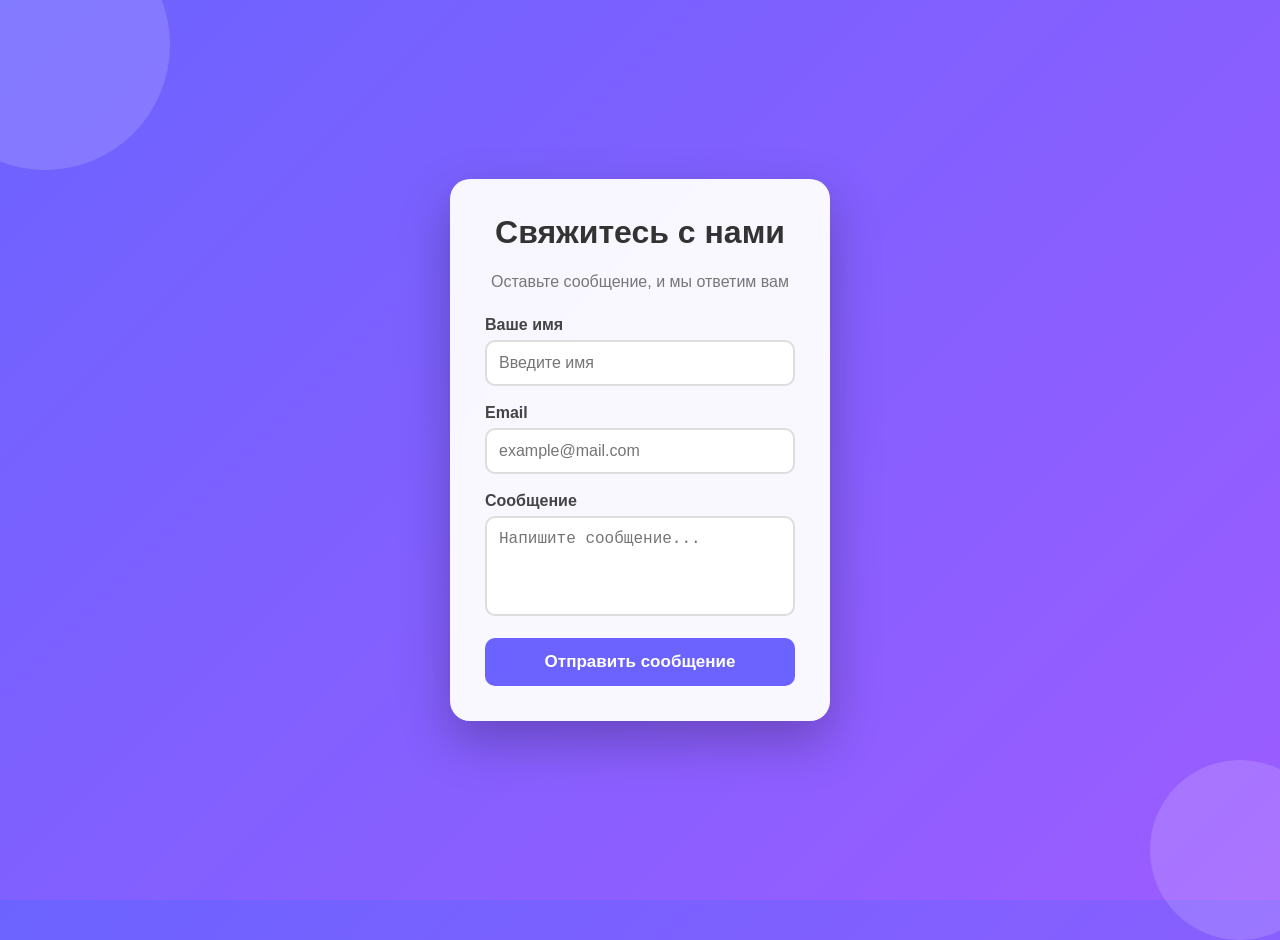
<file: index.html>
<!DOCTYPE html>
<html lang="ru">
<head>
    <meta charset="UTF-8">
    <meta name="viewport" content="width=device-width, initial-scale=1.0, viewport-fit=cover"> <!-- дает барузеру игнорировать безопасные отступы, чтобы оно растянулось на весь экран -->
    <link rel="stylesheet" href="index.css?v=1"> <!-- Сброс кэша: ?v=1 заставляет браузеры (особенно мобильные) загружать актуальную версию CSS вместо использования кэшированных копий -->
    <title>Связаться с нами</title>
    <link rel="shortcut icon" href="images/287-2873041_adobe-software-keyboard-shortcuts-hands-on-keyboard-icon.png" type="images/x-icon">
</head>
<body>
    <!-- Декоративные элементы -->
    <div class="circle circle1"></div>
    <div class="circle circle2"></div>
    <!-- Форма -->
    <div class="form-box">
        <h1>Свяжитесь с нами</h1>
        <p class="subtitle">
            Оставьте сообщение, и мы ответим вам
        </p>
        <form>
            <label for="name">Ваше имя</label>
            <input
                type="text"
                id="name" autocomplete="cc-given-name"
                placeholder="Введите имя"
                required
            >
            <label for="email">Email</label>
            <input
                type="email"
                id="email" autocomplete="off"
                placeholder="example@mail.com"
                required
            >
            <label for="message">Сообщение</label>
            <textarea
                id="message" type="text"
                placeholder="Напишите сообщение..."
                required
            ></textarea>
            <button type="submit">
                Отправить сообщение
            </button>
        </form>
    </div>
</body>
</html>
</file>
<file: index.css>
/* Общие настройки */
        * {
            box-sizing: border-box;
        }

        body {
            margin: 0;
            min-height: 100vh;
            font-family: Arial, sans-serif;
            background: linear-gradient(135deg, #6c63ff, #9c5cff);
            display: flex;
            justify-content: center;
            align-items: center;
            overflow: hidden;
        }

    /* Декоративные круги */
        .circle {
            position: absolute;
            border-radius: 50%;
            background: rgba(255, 255, 255, 0.15);
            animation: float 6s ease-in-out infinite;
        }
        .circle1 {
            width: 250px;
            height: 250px;
            top: -80px;
            left: -80px;
        }
        .circle2 {
            width: 180px;
            height: 180px;
            right: -50px;
            bottom: -40px;
            animation-delay: 2s;
        }

        /* Форма */
        .form-box {
            position: relative;
            z-index: 2;
            width: 380px;
            padding: 35px;
            background: rgba(255, 255, 255, 0.95);
            border-radius: 20px;
            box-shadow: 0 20px 50px rgba(0, 0, 0, 0.25);
            animation: appear 0.8s ease;
        }
        h1 {
            margin-top: 0;
            text-align: center;
            color: #333;
        }
        .subtitle {
            text-align: center;
            color: #777;
            margin-bottom: 25px;
        }

        /* Поля */
        label {
            display: block;
            margin-bottom: 6px;
            color: #444;
            font-weight: bold;
        }
        input,
        textarea {
            width: 100%;
            padding: 12px;
            margin-bottom: 18px;
            border: 2px solid #ddd;
            border-radius: 10px;
            font-size: 16px;
            outline: none;
            transition: 0.3s;
        }
        input:focus,
        textarea:focus {
            border-color: #6c63ff;
            box-shadow: 0 0 10px rgba(108, 99, 255, 0.25);
        }
        textarea {
            height: 100px;
            resize: none;
        }
        /* Кнопка */

        button {
            width: 100%;
            padding: 14px;
            border: none;
            border-radius: 10px;
            background: #6c63ff;
            color: white;
            font-size: 17px;
            font-weight: bold;
            cursor: pointer;
            transition: 0.3s;
        }
        button:hover {
            background: #5148d8;
            transform: translateY(-3px);
            box-shadow: 0 8px 20px rgba(108, 99, 255, 0.4);
        }
        button:active {
            transform: translateY(0);
        }
        /* Анимации */
        @keyframes appear {
            from {
                opacity: 0;
                transform: translateY(40px);
            }
            to {
                opacity: 1;
                transform: translateY(0);
            }
        }
        @keyframes float {
            0% {
                transform: translateY(0);
            }
            50% {
                transform: translateY(-25px);
            }
            100% {
                transform: translateY(0);
            }
        }
@media (max-width: 768px) {
    .background-decor-item {
        width: 40px;       /* Уменьшаем размер элементов на телефонах */
        height: 40px;
        opacity: 0.6;      /* Делаем их чуть бледнее, чтобы не отвлекали */
    }
}
</file>
<file: forms(test + animation)/style.css>
/* Общие настройки */
        * {
            box-sizing: border-box;
        }

        body {
            margin: 0;
            min-height: 100vh;
            font-family: Arial, sans-serif;
            background: linear-gradient(135deg, #6c63ff, #9c5cff);
            display: flex;
            justify-content: center;
            align-items: center;
            overflow: hidden;
        }

    /* Декоративные круги */
        .circle {
            position: absolute;
            border-radius: 50%;
            background: rgba(255, 255, 255, 0.15);
            animation: float 6s ease-in-out infinite;
        }
        .circle1 {
            width: 250px;
            height: 250px;
            top: -80px;
            left: -80px;
        }
        .circle2 {
            width: 180px;
            height: 180px;
            right: -50px;
            bottom: -40px;
            animation-delay: 2s;
        }

        /* Форма */
        .form-box {
            position: relative;
            z-index: 2;
            width: 380px;
            padding: 35px;
            background: rgba(255, 255, 255, 0.95);
            border-radius: 20px;
            box-shadow: 0 20px 50px rgba(0, 0, 0, 0.25);
            animation: appear 0.8s ease;
        }
        h1 {
            margin-top: 0;
            text-align: center;
            color: #333;
        }
        .subtitle {
            text-align: center;
            color: #777;
            margin-bottom: 25px;
        }

        /* Поля */
        label {
            display: block;
            margin-bottom: 6px;
            color: #444;
            font-weight: bold;
        }
        input,
        textarea {
            width: 100%;
            padding: 12px;
            margin-bottom: 18px;
            border: 2px solid #ddd;
            border-radius: 10px;
            font-size: 16px;
            outline: none;
            transition: 0.3s;
        }
        input:focus,
        textarea:focus {
            border-color: #6c63ff;
            box-shadow: 0 0 10px rgba(108, 99, 255, 0.25);
        }
        textarea {
            height: 100px;
            resize: none;
        }
        /* Кнопка */

        button {
            width: 100%;
            padding: 14px;
            border: none;
            border-radius: 10px;
            background: #6c63ff;
            color: white;
            font-size: 17px;
            font-weight: bold;
            cursor: pointer;
            transition: 0.3s;
        }
        button:hover {
            background: #5148d8;
            transform: translateY(-3px);
            box-shadow: 0 8px 20px rgba(108, 99, 255, 0.4);
        }
        button:active {
            transform: translateY(0);
        }
        /* Анимации */
        @keyframes appear {
            from {
                opacity: 0;
                transform: translateY(40px);
            }
            to {
                opacity: 1;
                transform: translateY(0);
            }
        }
        @keyframes float {
            0% {
                transform: translateY(0);
            }
            50% {
                transform: translateY(-25px);
            }
            100% {
                transform: translateY(0);
            }
        }
</file>
